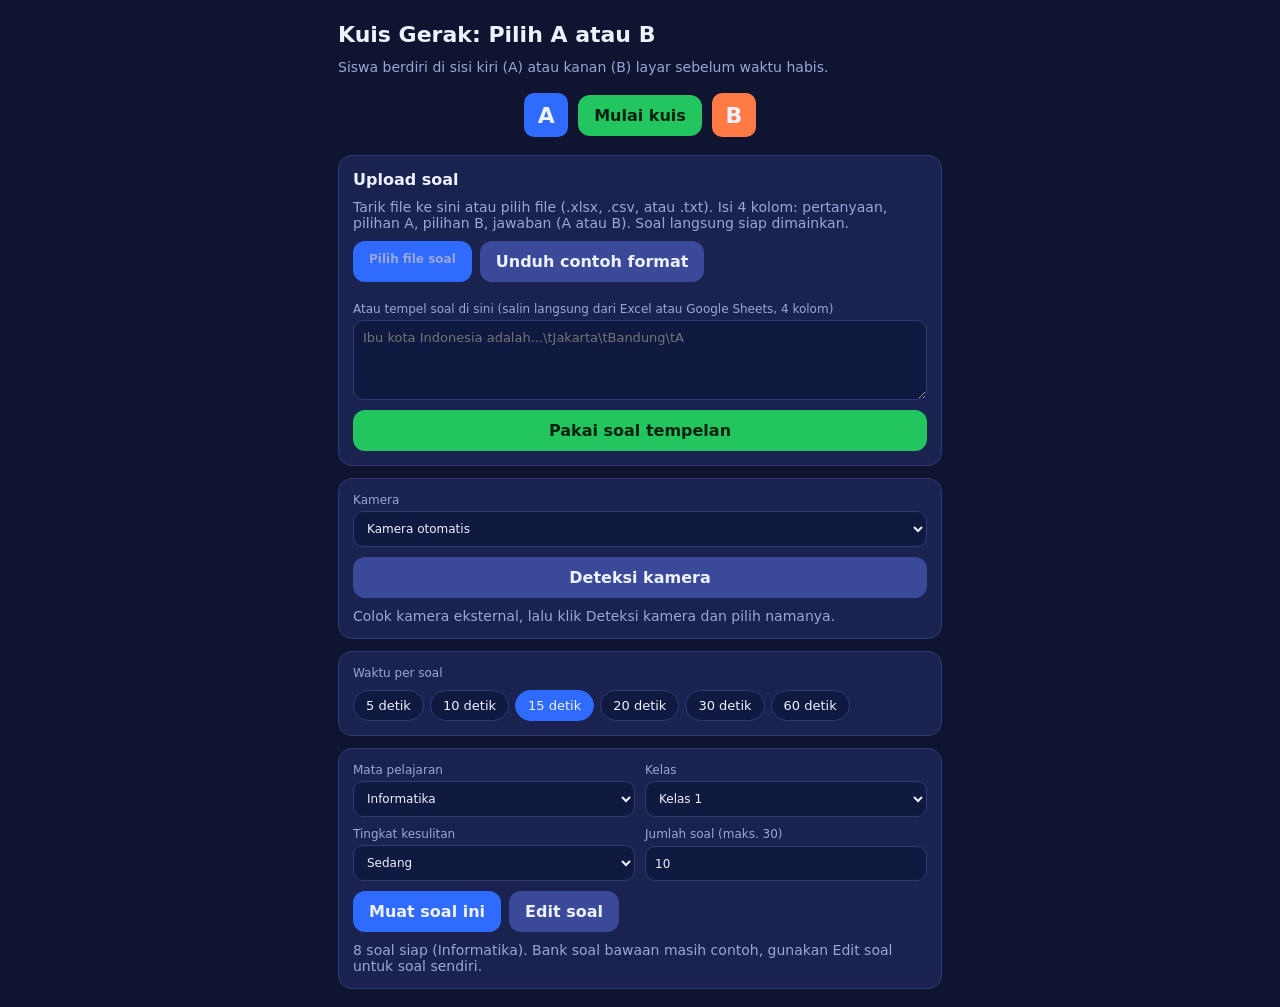
<file: public/assets/aistudio/kuis-gerak-ab__1__0395b2d6.html>
<!DOCTYPE html>
<html lang="id">
<head>
<meta charset="utf-8">
<meta name="viewport" content="width=device-width, initial-scale=1, viewport-fit=cover">
<title>Kuis Gerak A atau B</title>
<style>
:root{color-scheme:dark;--bg:#0f1530;--card:#1a2350;--line:#2f3b78;--tx:#eef1ff;--mut:#9aa6d8;--a:#2f6bff;--b:#ff7a45;--ok:#22c55e;--no:#ef4444;box-sizing:border-box;padding-top:env(safe-area-inset-top,0px);padding-bottom:env(safe-area-inset-bottom,0px)}
*{box-sizing:border-box}
html,body{margin:0;height:100%;background:var(--bg);color:var(--tx);font-family:system-ui,-apple-system,"Segoe UI",Roboto,sans-serif}
button,select,input,textarea{font:inherit;color:var(--tx)}
#setup{max-width:640px;margin:0 auto;padding:18px;display:flex;flex-direction:column;gap:12px}
h1{margin:4px 0 0;font-size:22px}.sub{color:var(--mut);font-size:14px;margin:0}
.panel{background:var(--card);border:1px solid var(--line);border-radius:14px;padding:14px;display:grid;gap:10px}
.row{display:grid;grid-template-columns:1fr 1fr;gap:10px}
label{font-size:12px;color:var(--mut);display:grid;gap:4px}
select,input,textarea{background:#101940;border:1px solid var(--line);border-radius:10px;padding:9px}
textarea{min-height:150px;width:100%;font-size:13px}
.chips{display:flex;flex-wrap:wrap;gap:6px}
.chip{background:#101940;border:1px solid var(--line);border-radius:999px;padding:7px 12px;cursor:pointer;font-size:13px}
.chip.on{background:var(--a);border-color:var(--a)}
.btn{border:0;border-radius:12px;padding:11px 16px;cursor:pointer;font-weight:600;background:#3a4a99}
.btn.go{background:var(--ok);color:#06210f}.btn.pri{background:var(--a)}
#drop.over{outline:2px dashed var(--a)}
.head{display:flex;align-items:center;gap:10px;justify-content:center;margin:6px 0}
.ab{width:44px;height:44px;border-radius:10px;display:grid;place-items:center;font-weight:800;font-size:22px}
#game{display:none;position:fixed;inset:0;background:#000;overflow:hidden}
#cam{position:absolute;inset:0;width:100%;height:100%;object-fit:cover;transform:scaleX(-1);background:linear-gradient(135deg,#1c2a6b,#3a1f5e)}
#qbox{position:absolute;top:0;left:0;right:0;padding:calc(10px + env(safe-area-inset-top,0px)) 14px 10px;background:linear-gradient(#000c,#0000);text-align:center}
#cnt{font-size:12px;color:#ffffffb0;letter-spacing:.08em}
#q{font-size:clamp(16px,3.2vw,30px);font-weight:700;margin:4px auto 0;max-width:1000px;text-shadow:0 2px 6px #000}
#timer{position:absolute;top:0;left:0;height:6px;background:var(--ok);width:100%}
#tnum{position:absolute;top:calc(10px + env(safe-area-inset-top,0px));right:12px;background:#000a;border-radius:8px;padding:4px 10px;font-weight:700}
.opt{position:absolute;top:34%;max-width:34%;display:flex;gap:8px;align-items:center;padding:8px 10px;border-radius:12px;background:#000a;font-weight:700;font-size:clamp(14px,2.6vw,26px)}
#oa{left:10px}#ob{right:10px;flex-direction:row-reverse;text-align:right}
.half{position:absolute;top:0;bottom:0;width:50%;opacity:0;transition:opacity .4s;pointer-events:none}
#ha{left:0}#hb{right:0}
.half.ok{background:#22c55e99;opacity:1}.half.no{background:#ef444499;opacity:1}
#mid{position:absolute;top:0;bottom:0;left:50%;width:2px;background:#fff6}
#ans{position:absolute;left:50%;top:50%;transform:translate(-50%,-50%);background:#000b;border:2px solid #fff;border-radius:12px;padding:10px 22px;font-size:clamp(18px,4vw,40px);font-weight:800;display:none;white-space:nowrap}
#ctl{position:absolute;bottom:calc(12px + env(safe-area-inset-bottom,0px));left:0;right:0;display:flex;gap:10px;justify-content:center}
#end{position:absolute;inset:0;background:#0f1530ee;display:none;place-items:center;text-align:center}
#note{position:absolute;bottom:64px;left:0;right:0;text-align:center;font-size:12px;color:#ffd}
</style>
</head>
<body>
<div id="setup">
  <h1>Kuis Gerak: Pilih A atau B</h1>
  <p class="sub">Siswa berdiri di sisi kiri (A) atau kanan (B) layar sebelum waktu habis.</p>
  <div class="head"><div class="ab" style="background:var(--a)">A</div><button class="btn go" id="start">Mulai kuis</button><div class="ab" style="background:var(--b)">B</div></div>
  <div class="panel" id="drop"><b>Upload soal</b><p class="sub">Tarik file ke sini atau pilih file (.xlsx, .csv, atau .txt). Isi 4 kolom: pertanyaan, pilihan A, pilihan B, jawaban (A atau B). Soal langsung siap dimainkan.</p><div style="display:flex;gap:8px;flex-wrap:wrap"><label class="btn pri" for="file" style="cursor:pointer">Pilih file soal</label><button class="btn" id="tpl">Unduh contoh format</button></div><input type="file" id="file" style="position:absolute;width:1px;height:1px;opacity:0"><p class="sub" id="upinfo"></p><label>Atau tempel soal di sini (salin langsung dari Excel atau Google Sheets, 4 kolom)<textarea id="paste" style="min-height:80px" placeholder="Ibu kota Indonesia adalah...\tJakarta\tBandung\tA"></textarea></label><button class="btn go" id="pastebtn">Pakai soal tempelan</button></div>
  <div class="panel"><label>Kamera<select id="camsel"><option value="">Kamera otomatis</option></select></label><button class="btn" id="detect">Deteksi kamera</button><p class="sub">Colok kamera eksternal, lalu klik Deteksi kamera dan pilih namanya.</p></div>
  <div class="panel">
    <label>Waktu per soal</label>
    <div class="chips" id="tchips"></div>
  </div>
  <div class="panel">
    <div class="row">
      <label>Mata pelajaran<select id="mapel"></select></label>
      <label>Kelas<select id="kelas"></select></label>
      <label>Tingkat kesulitan<select id="level"><option>Mudah</option><option selected>Sedang</option><option>Sulit</option></select></label>
      <label>Jumlah soal (maks. 30)<input id="jml" type="number" min="1" max="30" value="10"></label>
    </div>
    <div style="display:flex;gap:8px;flex-wrap:wrap">
      <button class="btn pri" id="load">Muat soal ini</button>
      <button class="btn" id="edit">Edit soal</button>
    </div>
    <div id="editor" style="display:none;gap:6px">
      <label>Satu soal per baris: pertanyaan | pilihan A | pilihan B | jawaban (A/B)
        <textarea id="ta"></textarea></label>
      <button class="btn pri" id="apply">Simpan soal</button>
    </div>
    <p class="sub" id="info"></p>
  </div>
</div>

<div id="game">
  <video id="cam" autoplay playsinline muted></video>
  <div class="half" id="ha"></div><div class="half" id="hb"></div><div id="mid"></div>
  <div id="timer"></div><div id="tnum"></div>
  <div id="qbox"><div id="cnt"></div><div id="q"></div></div>
  <div class="opt" id="oa"><div class="ab" style="background:var(--a)">A</div><span id="ta1"></span></div>
  <div class="opt" id="ob"><div class="ab" style="background:var(--b)">B</div><span id="tb1"></span></div>
  <div id="ans"></div><div id="note"></div>
  <div id="ctl"><button class="btn" id="rep">Ulangi</button><button class="btn go" id="next">Lewati</button><button class="btn" id="camnext">Ganti kamera</button><button class="btn" id="menu">Menu</button></div>
  <div id="end"><div><h1 id="endt">Kuis selesai!</h1><p class="sub">Terima kasih sudah bermain.</p><button class="btn pri" id="back">Kembali ke menu</button></div></div>
</div>

<script>
var BANK={
"Informatika":[
["Perangkat lunak yang mengatur kerja perangkat keras adalah...","Browser","Sistem operasi","B"],
["Protokol yang aman untuk membuka situs web adalah...","HTTPS","HTTP","A"],
["Bahasa untuk membuat struktur halaman web adalah...","HTML","Python","A"],
["Perangkat untuk mencetak dokumen disebut...","Scanner","Printer","B"],
["Satuan terkecil data komputer adalah...","Bit","Byte","A"],
["Mesin pencari yang populer adalah...","Google","Excel","A"],
["Ctrl + C digunakan untuk...","Menyalin","Menempel","A"],
["RAM berfungsi sebagai memori...","Sementara","Permanen","A"]],
"Matematika":[
["7 x 8 = ...","54","56","B"],["Hasil dari 144 : 12 adalah...","12","14","A"],
["Bilangan prima adalah...","9","11","B"],["Sudut siku-siku besarnya...","90 derajat","180 derajat","A"],
["Hasil 15 + 27 adalah...","42","43","A"],["Akar kuadrat dari 81 adalah...","8","9","B"],
["Keliling persegi dengan sisi 5 cm adalah...","20 cm","25 cm","A"],["Setengah dari 250 adalah...","120","125","B"]],
"IPA":[
["Planet terdekat dari Matahari adalah...","Merkurius","Venus","A"],
["Proses tumbuhan membuat makanan disebut...","Fotosintesis","Respirasi","A"],
["Air membeku pada suhu...","0 derajat Celsius","100 derajat Celsius","A"],
["Alat pernapasan ikan adalah...","Paru-paru","Insang","B"],
["Gas yang kita hirup untuk bernapas adalah...","Oksigen","Karbon dioksida","A"],
["Sumber energi utama bumi adalah...","Bulan","Matahari","B"],
["Hewan pemakan tumbuhan disebut...","Herbivora","Karnivora","A"]],
"Pengetahuan Umum":[
["Ibu kota Indonesia adalah...","Jakarta","Bandung","A"],
["Presiden pertama Indonesia adalah...","Soekarno","Soeharto","A"],
["Jumlah provinsi pulau Jawa (tanpa DKI) ada...","5","6","A"],
["Lambang sila pertama Pancasila adalah...","Bintang","Rantai","A"],
["Hari Kemerdekaan Indonesia jatuh pada...","17 Agustus","28 Oktober","A"],
["Hewan khas Pulau Komodo adalah...","Komodo","Orangutan","A"],
["Samudra terluas di dunia adalah...","Pasifik","Hindia","A"]],
"Bahasa Indonesia":[
["Lawan kata dari rajin adalah...","Malas","Giat","A"],
["Kalimat tanya diakhiri tanda...","Titik","Tanda tanya","B"],
["Sinonim dari cantik adalah...","Indah","Buruk","A"],
["Huruf kapital dipakai di awal...","Kalimat","Koma","A"],
["Kata benda contohnya...","Meja","Berlari","A"],
["Kata kerja contohnya...","Makan","Merah","A"]]};
var $=function(i){return document.getElementById(i)};
var time=15,Q=[],idx=0,tmr=null,t0=0,locked=false,stream=null;
// setup
[5,10,15,20,30,60].forEach(function(s){var c=document.createElement("div");c.className="chip"+(s==time?" on":"");c.textContent=s+" detik";c.onclick=function(){time=s;[].forEach.call($("tchips").children,function(x){x.classList.remove("on")});c.classList.add("on")};$("tchips").appendChild(c)});
Object.keys(BANK).forEach(function(m){$("mapel").add(new Option(m,m))});
for(var k=1;k<=12;k++)$("kelas").add(new Option("Kelas "+k,k));
function shuffle(a){for(var i=a.length-1;i>0;i--){var j=Math.floor(Math.random()*(i+1));var t=a[i];a[i]=a[j];a[j]=t}return a}
function loadBank(){
  var n=Math.max(1,Math.min(30,+$("jml").value||10));
  var src=shuffle(BANK[$("mapel").value].slice()).slice(0,n);
  Q=src.map(function(r){ // acak posisi A/B
    if(Math.random()<.5)return{q:r[0],a:r[1],b:r[2],c:r[3]};
    return{q:r[0],a:r[2],b:r[1],c:r[3]=="A"?"B":"A"};});
  $("ta").value=Q.map(function(x){return [x.q,x.a,x.b,x.c].join(" | ")}).join("\n");
  $("info").textContent=Q.length+" soal siap ("+$("mapel").value+"). Bank soal bawaan masih contoh, gunakan Edit soal untuk soal sendiri.";
}
$("load").onclick=loadBank;
$("edit").onclick=function(){$("editor").style.display=$("editor").style.display=="grid"?"none":"grid"};
$("apply").onclick=function(){
  var out=[];$("ta").value.split("\n").forEach(function(l){var p=l.split("|").map(function(s){return s.trim()});
    if(p.length>=4&&/^[ab]$/i.test(p[3]))out.push({q:p[0],a:p[1],b:p[2],c:p[3].toUpperCase()})});
  if(out.length){Q=out.slice(0,30);$("info").textContent=Q.length+" soal tersimpan."}else $("info").textContent="Format belum benar. Contoh: Ibu kota Indonesia? | Jakarta | Bandung | A";
};
loadBank();
// kamera
function sv(k,v){try{if(v===undefined)return localStorage.getItem(k)||"";localStorage.setItem(k,v)}catch(e){return ""}}
function vc(){var id=$("camsel").value;var v={width:{ideal:1280},height:{ideal:720}};if(id)v.deviceId={ideal:id};else v.facingMode="user";return v}
function listCams(){
  if(!navigator.mediaDevices||!navigator.mediaDevices.enumerateDevices)return;
  navigator.mediaDevices.enumerateDevices().then(function(ds){
    var sel=$("camsel"),cur=sel.value||sv("cam");
    sel.innerHTML="";sel.add(new Option("Kamera otomatis",""));
    ds.filter(function(d){return d.kind=="videoinput"}).forEach(function(d,i){sel.add(new Option(d.label||("Kamera "+(i+1)),d.deviceId))});
    sel.value=cur;if(sel.value!=cur)sel.value="";
  }).catch(function(){});
}
$("camsel").onchange=function(){sv("cam",this.value)};
$("detect").onclick=function(){
  try{navigator.mediaDevices.getUserMedia({video:true,audio:false}).then(function(s){s.getTracks().forEach(function(t){t.stop()});listCams()}).catch(function(){$("upinfo").textContent="Izin kamera belum diberikan."})}catch(e){}
};
$("camnext").onclick=function(){
  var s=$("camsel");if(s.options.length<2){$("note").textContent="Hanya satu kamera terdeteksi.";return}
  s.selectedIndex=(s.selectedIndex+1)%s.options.length;sv("cam",s.value);stopCam();
  navigator.mediaDevices.getUserMedia({video:vc(),audio:false}).then(function(st){stream=st;$("cam").srcObject=st;$("note").textContent="Kamera: "+s.options[s.selectedIndex].text}).catch(function(){$("note").textContent="Kamera ini tidak bisa dipakai"});
};
listCams();
// upload soal
function splitLine(l){
  if(l.indexOf("|")>-1)return l.split("|");
  if(l.indexOf("\t")>-1)return l.split("\t");
  var d=(l.split(";").length>l.split(",").length)?";":",";
  var o=[],c="",q=false;
  for(var i=0;i<l.length;i++){var ch=l[i];
    if(ch=='"'){if(q&&l[i+1]=='"'){c+='"';i++}else q=!q}
    else if(ch==d&&!q){o.push(c);c=""}else c+=ch}
  o.push(c);return o;
}
function parseRows(rows){
  var out=[];
  rows.forEach(function(r){
    r=r.map(function(x){return String(x==null?"":x).trim()});
    if(r.length<4||!r[0])return;
    var j=r[3].toUpperCase();
    if(j!="A"&&j!="B"){var t=r[3].toLowerCase();if(t&&t==r[1].toLowerCase())j="A";else if(t&&t==r[2].toLowerCase())j="B";else return}
    out.push({q:r[0],a:r[1],b:r[2],c:j});
  });
  return out;
}
function done(rows,name){
  if(!rows.length){$("upinfo").textContent="Tidak ada soal terbaca dari "+name+". Pastikan ada 4 kolom: pertanyaan, pilihan A, pilihan B, jawaban (A atau B).";return}
  Q=rows.slice(0,100);
  $("ta").value=Q.map(function(x){return [x.q,x.a,x.b,x.c].join(" | ")}).join("\n");
  $("upinfo").textContent=Q.length+" soal dari "+name+" siap. Klik Mulai kuis.";
}
function withXlsx(cb){
  if(window.XLSX)return cb(window.XLSX);
  var s=document.createElement("script");s.src="https://cdnjs.cloudflare.com/ajax/libs/xlsx/0.18.5/xlsx.full.min.js";
  s.onload=function(){cb(window.XLSX)};
  s.onerror=function(){$("upinfo").textContent="File Excel butuh internet untuk dibaca. Simpan sebagai CSV lalu upload lagi."};
  document.head.appendChild(s);
}
function handleFile(f){
  if(!f)return;
  var ext=(f.name.split(".").pop()||"").toLowerCase(),rd=new FileReader();
  if(ext=="xlsx"||ext=="xls"){
    rd.onload=function(){withXlsx(function(X){
      var wb=X.read(rd.result,{type:"array"}),ws=wb.Sheets[wb.SheetNames[0]];
      done(parseRows(X.utils.sheet_to_json(ws,{header:1,defval:""})),f.name)})};
    rd.readAsArrayBuffer(f);
  }else{
    rd.onload=function(){var t=String(rd.result).replace(/^\uFEFF/,"");
      done(parseRows(t.split(/\r?\n/).filter(function(l){return l.trim()}).map(splitLine)),f.name)};
    rd.readAsText(f);
  }
}
function usePaste(){var t=$("paste").value.replace(/^\uFEFF/,"");done(parseRows(t.split(/\r?\n/).filter(function(l){return l.trim()}).map(splitLine)),"tempelan")}
$("pastebtn").onclick=usePaste;
$("paste").addEventListener("paste",function(){setTimeout(usePaste,50)});
$("file").onchange=function(){handleFile(this.files[0]);this.value=""};
["dragover","dragenter"].forEach(function(ev){$("drop").addEventListener(ev,function(e){e.preventDefault();$("drop").classList.add("over")})});
$("drop").addEventListener("dragleave",function(){$("drop").classList.remove("over")});
$("drop").addEventListener("drop",function(e){e.preventDefault();$("drop").classList.remove("over");handleFile(e.dataTransfer.files[0])});
$("tpl").onclick=function(){
  var t="\uFEFFpertanyaan,pilihan A,pilihan B,jawaban\nIbu kota Indonesia adalah...,Jakarta,Bandung,A\n7 x 8 = ...,54,56,B\n";
  var a=document.createElement("a");a.href="data:text/csv;charset=utf-8,"+encodeURIComponent(t);a.download="contoh-soal.csv";
  document.body.appendChild(a);a.click();a.remove();
};
// game
function show(){
  var s=Q[idx];locked=false;
  $("cnt").textContent="SOAL "+(idx+1)+" / "+Q.length;$("q").textContent=s.q;
  $("ta1").textContent=s.a;$("tb1").textContent=s.b;
  $("ha").className="half";$("hb").className="half";$("ans").style.display="none";
  $("next").textContent="Lewati";
  t0=Date.now();clearInterval(tmr);
  tmr=setInterval(tick,100);tick();
}
function tick(){
  var left=time-(Date.now()-t0)/1000;
  if(left<=0){reveal();return}
  $("timer").style.width=(left/time*100)+"%";
  $("timer").style.background=left<time*.3?"var(--no)":"var(--ok)";
  $("tnum").textContent=Math.ceil(left);
}
function reveal(){
  clearInterval(tmr);locked=true;var s=Q[idx];
  $("timer").style.width="0";$("tnum").textContent="0";
  $("ha").className="half "+(s.c=="A"?"ok":"no");$("hb").className="half "+(s.c=="B"?"ok":"no");
  $("ans").textContent="JAWABAN: "+s.c;$("ans").style.display="block";
  $("next").textContent=idx==Q.length-1?"Selesai":"Lanjut";
}
function next(){
  if(!locked){reveal();return}
  if(idx>=Q.length-1){$("end").style.display="grid";return}
  idx++;show();
}
$("next").onclick=next;
$("rep").onclick=function(){show()};
document.addEventListener("keydown",function(e){if($("game").style.display=="block"&&(e.code=="Space"||e.code=="ArrowRight")){e.preventDefault();next()}});
function stopCam(){if(stream){stream.getTracks().forEach(function(t){t.stop()});stream=null}}
function leave(){clearInterval(tmr);stopCam();$("end").style.display="none";$("game").style.display="none";$("setup").style.display="flex"}
$("menu").onclick=leave;$("back").onclick=leave;
$("start").onclick=function(){
  if(!Q.length)loadBank();
  idx=0;$("setup").style.display="none";$("game").style.display="block";$("note").textContent="";
  var go=function(){show()};
  try{
    navigator.mediaDevices.getUserMedia({video:vc(),audio:false})
    .then(function(s){stream=s;$("cam").srcObject=s;go();listCams()})
    .catch(function(){$("note").textContent="Kamera tidak bisa diakses. Izinkan kamera di browser, atau buka file ini langsung di laptop.";go()});
  }catch(e){$("note").textContent="Kamera tidak tersedia di browser ini.";go()}
};
</script>
</body>
</html>
</file>
